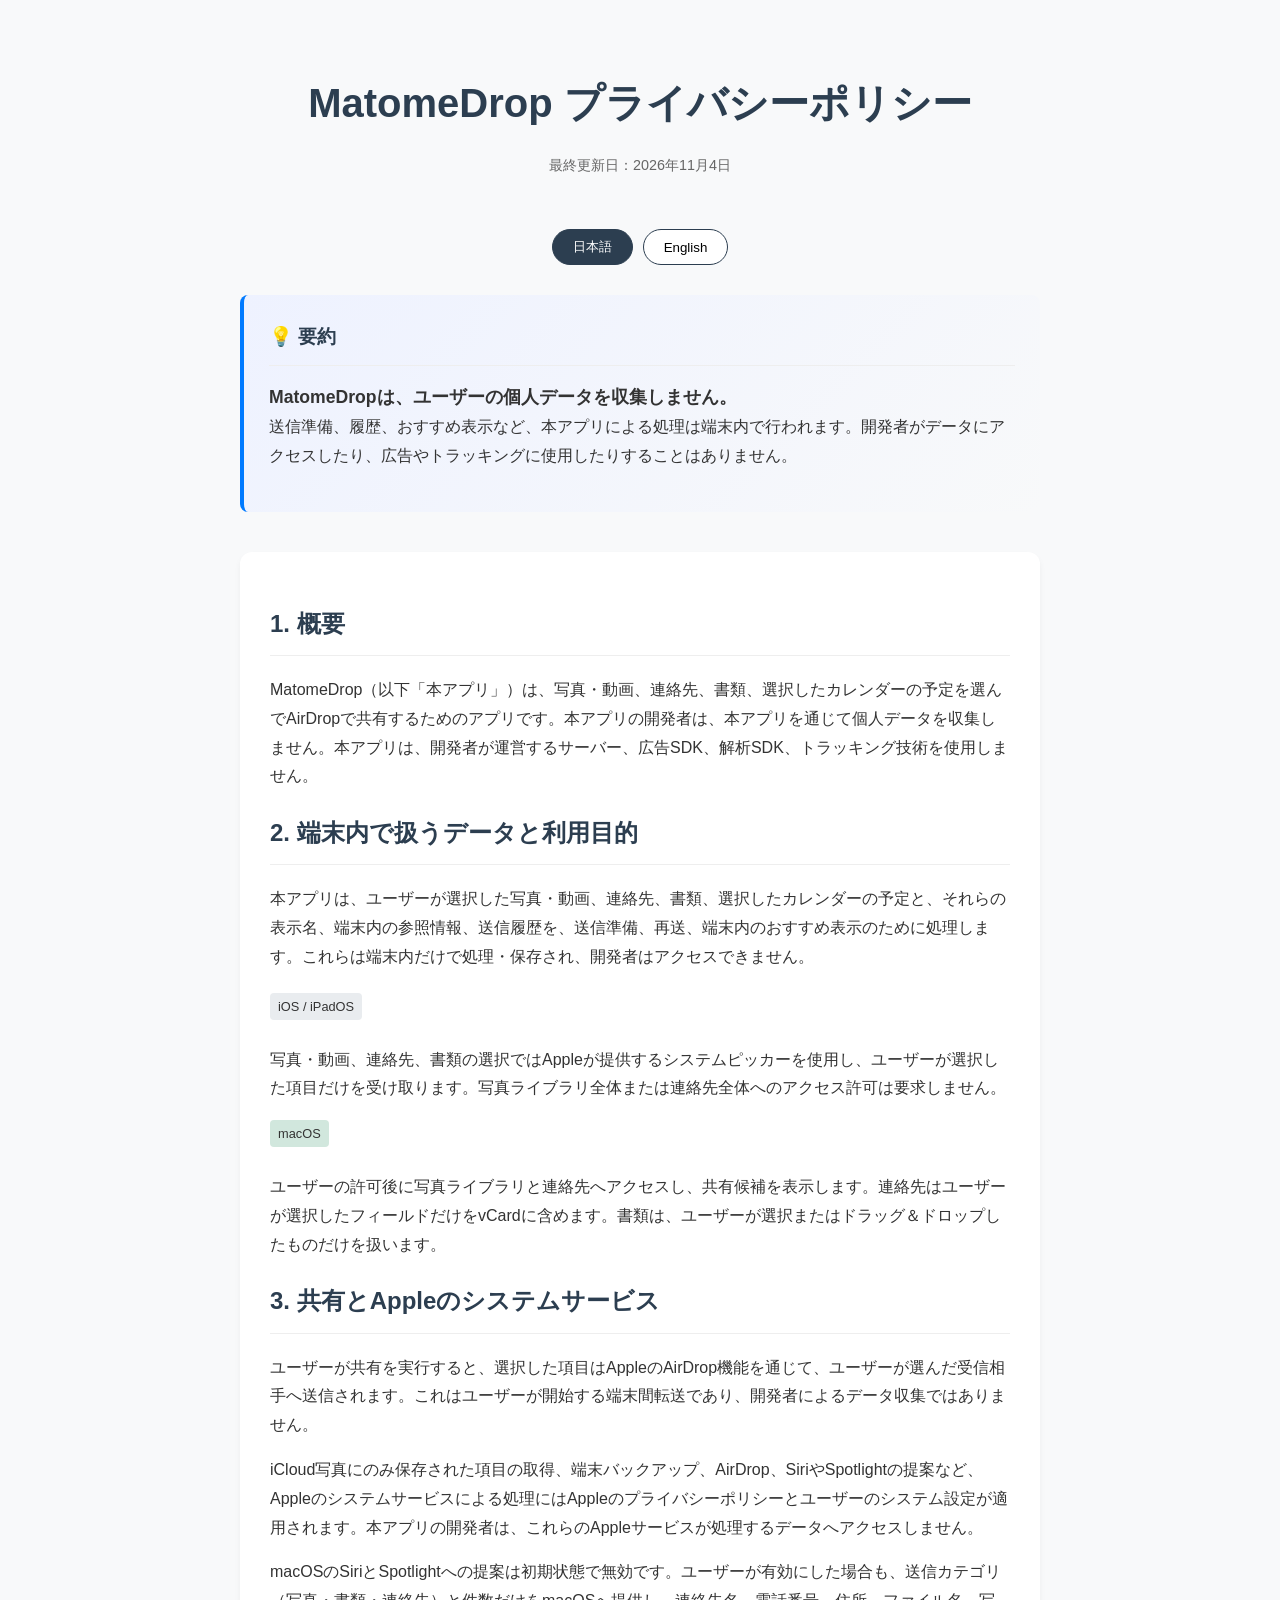
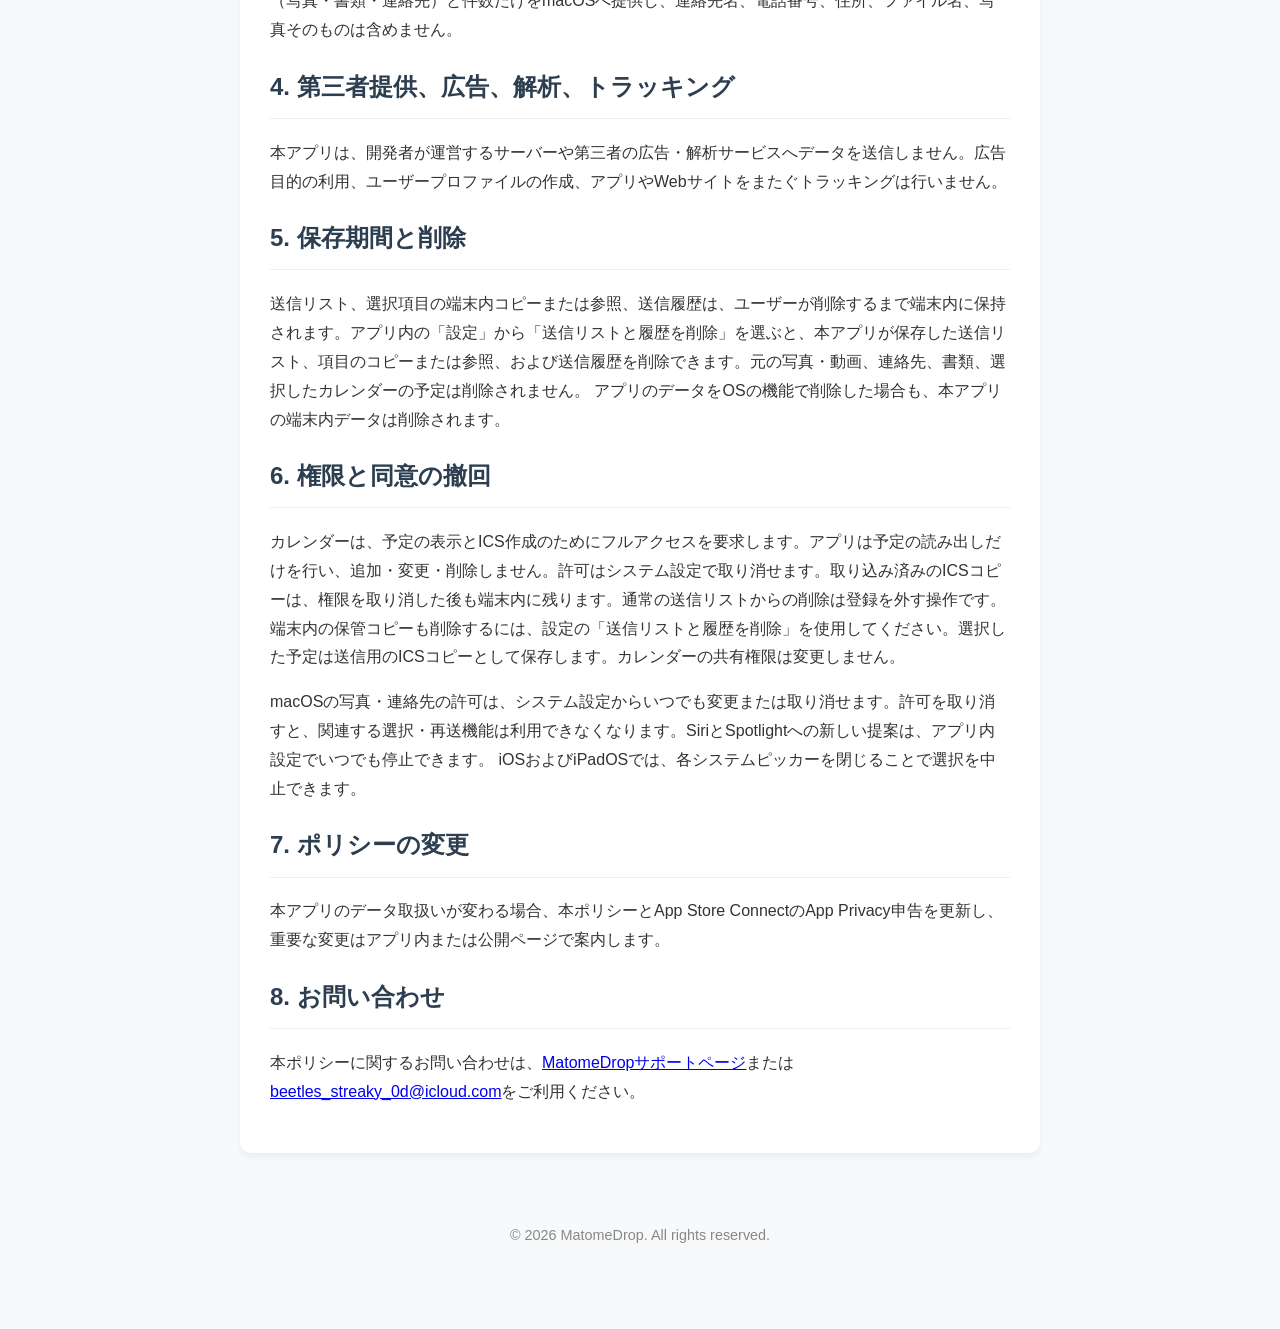
<file: index.html>
<!DOCTYPE html>
<html lang="ja">

<head>
    <meta charset="UTF-8">
    <meta name="viewport" content="width=device-width, initial-scale=1.0">
    <meta name="description" content="MatomeDropのプライバシーポリシー（日本語・英語） / MatomeDrop Privacy Policy in Japanese and English.">
    <title>MatomeDrop プライバシーポリシー</title>
    <style>
        :root {
            --primary-color: #2c3e50;
            --bg-color: #f8f9fa;
            --card-bg: #ffffff;
            --text-color: #333;
            --accent-color: #007aff;
        }

        body {
            font-family: -apple-system, BlinkMacSystemFont, "Segoe UI", Roboto, sans-serif;
            line-height: 1.8;
            color: var(--text-color);
            background-color: var(--bg-color);
            margin: 0;
            padding: 0;
        }

        .container {
            max-width: 800px;
            margin: 0 auto;
            padding: 40px 20px;
        }

        header {
            text-align: center;
            margin-bottom: 50px;
        }

        h1 {
            font-size: 2.5rem;
            color: var(--primary-color);
            margin-bottom: 10px;
        }

        .last-updated {
            color: #666;
            font-size: 0.9rem;
        }

        /* --- 言語切り替えボタンのスタイル --- */
        .lang-switcher {
            margin-bottom: 30px;
            display: flex;
            justify-content: center;
            gap: 10px;
        }

        .lang-switcher button {
            padding: 8px 20px;
            border: 1px solid var(--primary-color);
            background: white;
            cursor: pointer;
            border-radius: 20px;
            transition: all 0.3s;
        }

        .lang-switcher button.active {
            background: var(--primary-color);
            color: white;
        }

        .lang-switcher button:focus-visible {
            outline: 3px solid var(--accent-color);
            outline-offset: 2px;
        }

        .summary-card {
            background: linear-gradient(135deg, #eef2ff, #f8f9fa);
            border-left: 4px solid var(--accent-color);
            padding: 25px;
            border-radius: 8px;
            margin-bottom: 40px;
        }

        .summary-card h2 {
            margin-top: 0;
            font-size: 1.2rem;
        }

        section {
            background: var(--card-bg);
            padding: 30px;
            border-radius: 12px;
            margin-bottom: 30px;
            box-shadow: 0 4px 6px rgba(0, 0, 0, 0.05);
        }

        h2 {
            border-bottom: 1px solid #eee;
            padding-bottom: 10px;
            font-size: 1.5rem;
            color: var(--primary-color);
        }

        .device-badge {
            display: inline-block;
            padding: 2px 8px;
            border-radius: 4px;
            font-size: 0.8rem;
            background: #e9ecef;
            margin-bottom: 10px;
        }

        footer {
            text-align: center;
            padding: 40px;
            color: #888;
            font-size: 0.9rem;
        }

        @media (max-width: 600px) {
            h1 {
                font-size: 1.8rem;
            }

            section {
                padding: 20px;
            }
        }
    </style>
</head>

<body>

    <div class="container">
        <header>
            <h1 id="page-title">MatomeDrop プライバシーポリシー</h1>
            <p class="last-updated" id="last-updated">最終更新日：2026年11月4日</p>
        </header>

        <!-- 言語切り替えボタン -->
        <div class="lang-switcher" role="group" aria-label="表示言語 / Display language">
            <button type="button" onclick="switchLanguage('ja')" id="btn-ja" class="active" aria-pressed="true"
                aria-controls="summary-ja jp">日本語</button>
            <button type="button" onclick="switchLanguage('en')" id="btn-en" aria-pressed="false"
                aria-controls="summary-en en" lang="en">English</button>
        </div>

        <div class="summary-card">
            <h2 id="summary-title">💡 要約</h2>
            <!-- 要約の日本語部分 -->
            <div id="summary-ja" lang="ja">
                <p><strong style="font-size: 1.1rem;">MatomeDropは、ユーザーの個人データを収集しません。</strong><br>
                    送信準備、履歴、おすすめ表示など、本アプリによる処理は端末内で行われます。開発者がデータにアクセスしたり、広告やトラッキングに使用したりすることはありません。</p>
            </div>
            <!-- 要約の英語部分 -->
            <div id="summary-en" lang="en" hidden>
                <p><strong style="font-size: 1.1rem;">MatomeDrop does not collect any personal data from
                        users.</strong><br>
                    The App processes transfer preparation, history, and recommendations on-device. The developer cannot
                    access the data or use it for advertising or tracking.</p>
            </div>
        </div>

        <!-- 日本語セクション -->
        <section id="jp" lang="ja">
            <h2>1. 概要</h2>
            <p>MatomeDrop（以下「本アプリ」）は、写真・動画、連絡先、書類、選択したカレンダーの予定を選んでAirDropで共有するためのアプリです。本アプリの開発者は、本アプリを通じて個人データを収集しません。本アプリは、開発者が運営するサーバー、広告SDK、解析SDK、トラッキング技術を使用しません。
            </p>

            <h2>2. 端末内で扱うデータと利用目的</h2>
            <p>本アプリは、ユーザーが選択した写真・動画、連絡先、書類、選択したカレンダーの予定と、それらの表示名、端末内の参照情報、送信履歴を、送信準備、再送、端末内のおすすめ表示のために処理します。これらは端末内だけで処理・保存され、開発者はアクセスできません。
            </p>

            <div style="margin-top: 20px;">
                <span class="device-badge">iOS / iPadOS</span>
                <p>写真・動画、連絡先、書類の選択ではAppleが提供するシステムピッカーを使用し、ユーザーが選択した項目だけを受け取ります。写真ライブラリ全体または連絡先全体へのアクセス許可は要求しません。</p>

                <span class="device-badge" style="background:#d1e7dd;">macOS</span>
                <p>ユーザーの許可後に写真ライブラリと連絡先へアクセスし、共有候補を表示します。連絡先はユーザーが選択したフィールドだけをvCardに含めます。書類は、ユーザーが選択またはドラッグ＆ドロップしたものだけを扱います。
                </p>
            </div>

            <h2>3. 共有とAppleのシステムサービス</h2>
            <p>ユーザーが共有を実行すると、選択した項目はAppleのAirDrop機能を通じて、ユーザーが選んだ受信相手へ送信されます。これはユーザーが開始する端末間転送であり、開発者によるデータ収集ではありません。</p>
            <p>iCloud写真にのみ保存された項目の取得、端末バックアップ、AirDrop、SiriやSpotlightの提案など、Appleのシステムサービスによる処理にはAppleのプライバシーポリシーとユーザーのシステム設定が適用されます。本アプリの開発者は、これらのAppleサービスが処理するデータへアクセスしません。
            </p>
            <p>macOSのSiriとSpotlightへの提案は初期状態で無効です。ユーザーが有効にした場合も、送信カテゴリ（写真・書類・連絡先）と件数だけをmacOSへ提供し、連絡先名、電話番号、住所、ファイル名、写真そのものは含めません。
            </p>

            <h2>4. 第三者提供、広告、解析、トラッキング</h2>
            <p>本アプリは、開発者が運営するサーバーや第三者の広告・解析サービスへデータを送信しません。広告目的の利用、ユーザープロファイルの作成、アプリやWebサイトをまたぐトラッキングは行いません。</p>

            <h2>5. 保存期間と削除</h2>
            <p>送信リスト、選択項目の端末内コピーまたは参照、送信履歴は、ユーザーが削除するまで端末内に保持されます。アプリ内の「設定」から「送信リストと履歴を削除」を選ぶと、本アプリが保存した送信リスト、項目のコピーまたは参照、および送信履歴を削除できます。元の写真・動画、連絡先、書類、選択したカレンダーの予定は削除されません。
                アプリのデータをOSの機能で削除した場合も、本アプリの端末内データは削除されます。
            </p>

            <h2>6. 権限と同意の撤回</h2>
            <p>カレンダーは、予定の表示とICS作成のためにフルアクセスを要求します。アプリは予定の読み出しだけを行い、追加・変更・削除しません。許可はシステム設定で取り消せます。取り込み済みのICSコピーは、権限を取り消した後も端末内に残ります。通常の送信リストからの削除は登録を外す操作です。端末内の保管コピーも削除するには、設定の「送信リストと履歴を削除」を使用してください。選択した予定は送信用のICSコピーとして保存します。カレンダーの共有権限は変更しません。</p>
            <p>macOSの写真・連絡先の許可は、システム設定からいつでも変更または取り消せます。許可を取り消すと、関連する選択・再送機能は利用できなくなります。SiriとSpotlightへの新しい提案は、アプリ内設定でいつでも停止できます。
                iOSおよびiPadOSでは、各システムピッカーを閉じることで選択を中止できます。
            </p>

            <h2>7. ポリシーの変更</h2>
            <p>本アプリのデータ取扱いが変わる場合、本ポリシーとApp Store ConnectのApp Privacy申告を更新し、重要な変更はアプリ内または公開ページで案内します。</p>

            <h2>8. お問い合わせ</h2>
            <p>本ポリシーに関するお問い合わせは、<a href="./support.html">MatomeDropサポートページ</a>または<a
                    href="mailto:beetles_streaky_0d@icloud.com">beetles_streaky_0d@icloud.com</a>をご利用ください。</p>
        </section>

        <!-- 英語セクション -->
        <section id="en" lang="en" hidden>
            <h2>1. Overview</h2>
            <p>MatomeDrop (the “App”) helps people select photos, videos, contacts, documents, and selected calendar events to share with AirDrop. The
                developer does not collect personal data through the App. The App uses no developer-operated server,
                advertising SDK, analytics SDK, or tracking technology.</p>

            <h2>2. Data handled on your device and why</h2>
            <p>The App processes the photos, videos, contacts, documents, and selected calendar events you select, together with their display names,
                on-device references, and transfer history, to prepare transfers, repeat transfers, and make on-device
                recommendations. This information is processed and stored only on your device and is not accessible to
                the developer.</p>
            <p>On iOS and iPadOS, the App uses Apple’s system pickers for photos, videos, contacts, and documents. The App
                receives only the items you select and does not request access to your entire photo library or contact
                list.</p>
            <p>On macOS, the App accesses Photos and Contacts after you grant permission so it can display items
                available to share. A contact vCard contains only the fields you select. The App handles only documents
                that you select or drag into the App.</p>

            <h2>3. Sharing and Apple system services</h2>
            <p>When you start sharing, Apple’s AirDrop feature sends the selected items to the recipient you choose.
                This is a user-initiated device-to-device transfer and is not data collection by the developer.</p>
            <p>Apple’s privacy policy and your system settings apply to processing by Apple system services, including
                retrieving items stored only in iCloud Photos, device backups, AirDrop, and Siri or Spotlight
                suggestions. The App’s developer cannot access data processed by those Apple services.</p>
            <p>Siri and Spotlight suggestions are off by default on macOS. If you enable them, the App provides macOS
                only with the transfer category (photo, document, or contact) and item count. It does not include
                contact names, phone numbers, addresses, filenames, or photo content.</p>

            <h2>4. Third parties, advertising, analytics, and tracking</h2>
            <p>The App does not send data to a developer-operated server or a third-party advertising or analytics
                service. It does not use data for advertising, create user profiles, or track people across apps or
                websites.</p>

            <h2>5. Retention and deletion</h2>
            <p>The Send List, on-device copies or references for selected items, and transfer history remain on your
                device until you delete them. In the App, choose Settings and then Delete Send List and History to
                remove the Send List, copies or references stored by the App, and transfer history. Your original
                photos, videos, contacts, documents, and selected calendar events are not deleted. Removing the App’s data with operating-system controls
                also removes the App’s on-device data.</p>

            <h2>6. Permissions and withdrawing consent</h2>
            <p>Calendar full access is requested to display events and create ICS files. The app only reads events; it does not add, change, or delete them. You can revoke access in system settings. Imported ICS copies remain on your device after access is revoked. Removing an item from the Send List only removes its registration. To also remove copies retained by the App, use Settings > Delete Send List and History. Selected events are stored as ICS copies for sharing. The app does not change calendar sharing permissions.</p>
            <p>You can change or revoke Photos and Contacts permissions for the macOS App at any time in System
                Settings. Related selection and repeat-transfer features stop working after access is revoked. You can
                stop new Siri and Spotlight suggestions at any time in the App’s settings. On iOS and iPadOS, dismiss a
                system picker to cancel a selection.</p>

            <h2>7. Changes to this policy</h2>
            <p>If the App’s data practices change, the developer will update this policy and the App Privacy answers in
                App Store Connect. Material changes will be communicated in the App or on this public page.</p>

            <h2>8. Contact</h2>
            <p>For questions about this policy, visit the <a href="./support.html">MatomeDrop Support page</a> or email
                <a href="mailto:beetles_streaky_0d@icloud.com">beetles_streaky_0d@icloud.com</a>.</p>
        </section>

        <footer>
            &copy; 2026 MatomeDrop. All rights reserved.
        </footer>
    </div>

    <script>
        /**
         * 言語を切り替える関数
         * @param {string} lang - 'ja' または 'en'
         */
        function switchLanguage(lang) {
            // 各要素の取得
            const isJapanese = lang === 'ja';
            const jpSection = document.getElementById('jp');
            const enSection = document.getElementById('en');
            const summaryJa = document.getElementById('summary-ja');
            const summaryEn = document.getElementById('summary-en');
            const btnJa = document.getElementById('btn-ja');
            const btnEn = document.getElementById('btn-en');
            const pageTitle = document.getElementById('page-title');
            const lastUpdated = document.getElementById('last-updated');
            const summaryTitle = document.getElementById('summary-title');

            jpSection.hidden = !isJapanese;
            enSection.hidden = isJapanese;
            summaryJa.hidden = !isJapanese;
            summaryEn.hidden = isJapanese;

            btnJa.classList.toggle('active', isJapanese);
            btnEn.classList.toggle('active', !isJapanese);
            btnJa.setAttribute('aria-pressed', String(isJapanese));
            btnEn.setAttribute('aria-pressed', String(!isJapanese));

            document.documentElement.lang = lang;
            document.title = isJapanese
                ? 'MatomeDrop プライバシーポリシー'
                : 'MatomeDrop Privacy Policy';
            pageTitle.textContent = isJapanese
                ? 'MatomeDrop プライバシーポリシー'
                : 'MatomeDrop Privacy Policy';
            lastUpdated.textContent = isJapanese
                ? '最終更新日：2026年11月4日'
                : 'Last updated: November 4, 2026';
            summaryTitle.textContent = isJapanese ? '💡 要約' : '💡 Quick Summary';
        }

        // 初期状態の設定（ページ読み込み時に実行）
        window.addEventListener('DOMContentLoaded', () => {
            const params = new URLSearchParams(window.location.search);
            switchLanguage(params.get('lang') === 'en' ? 'en' : 'ja');
        });
    </script>

</body>

</html>
</file>
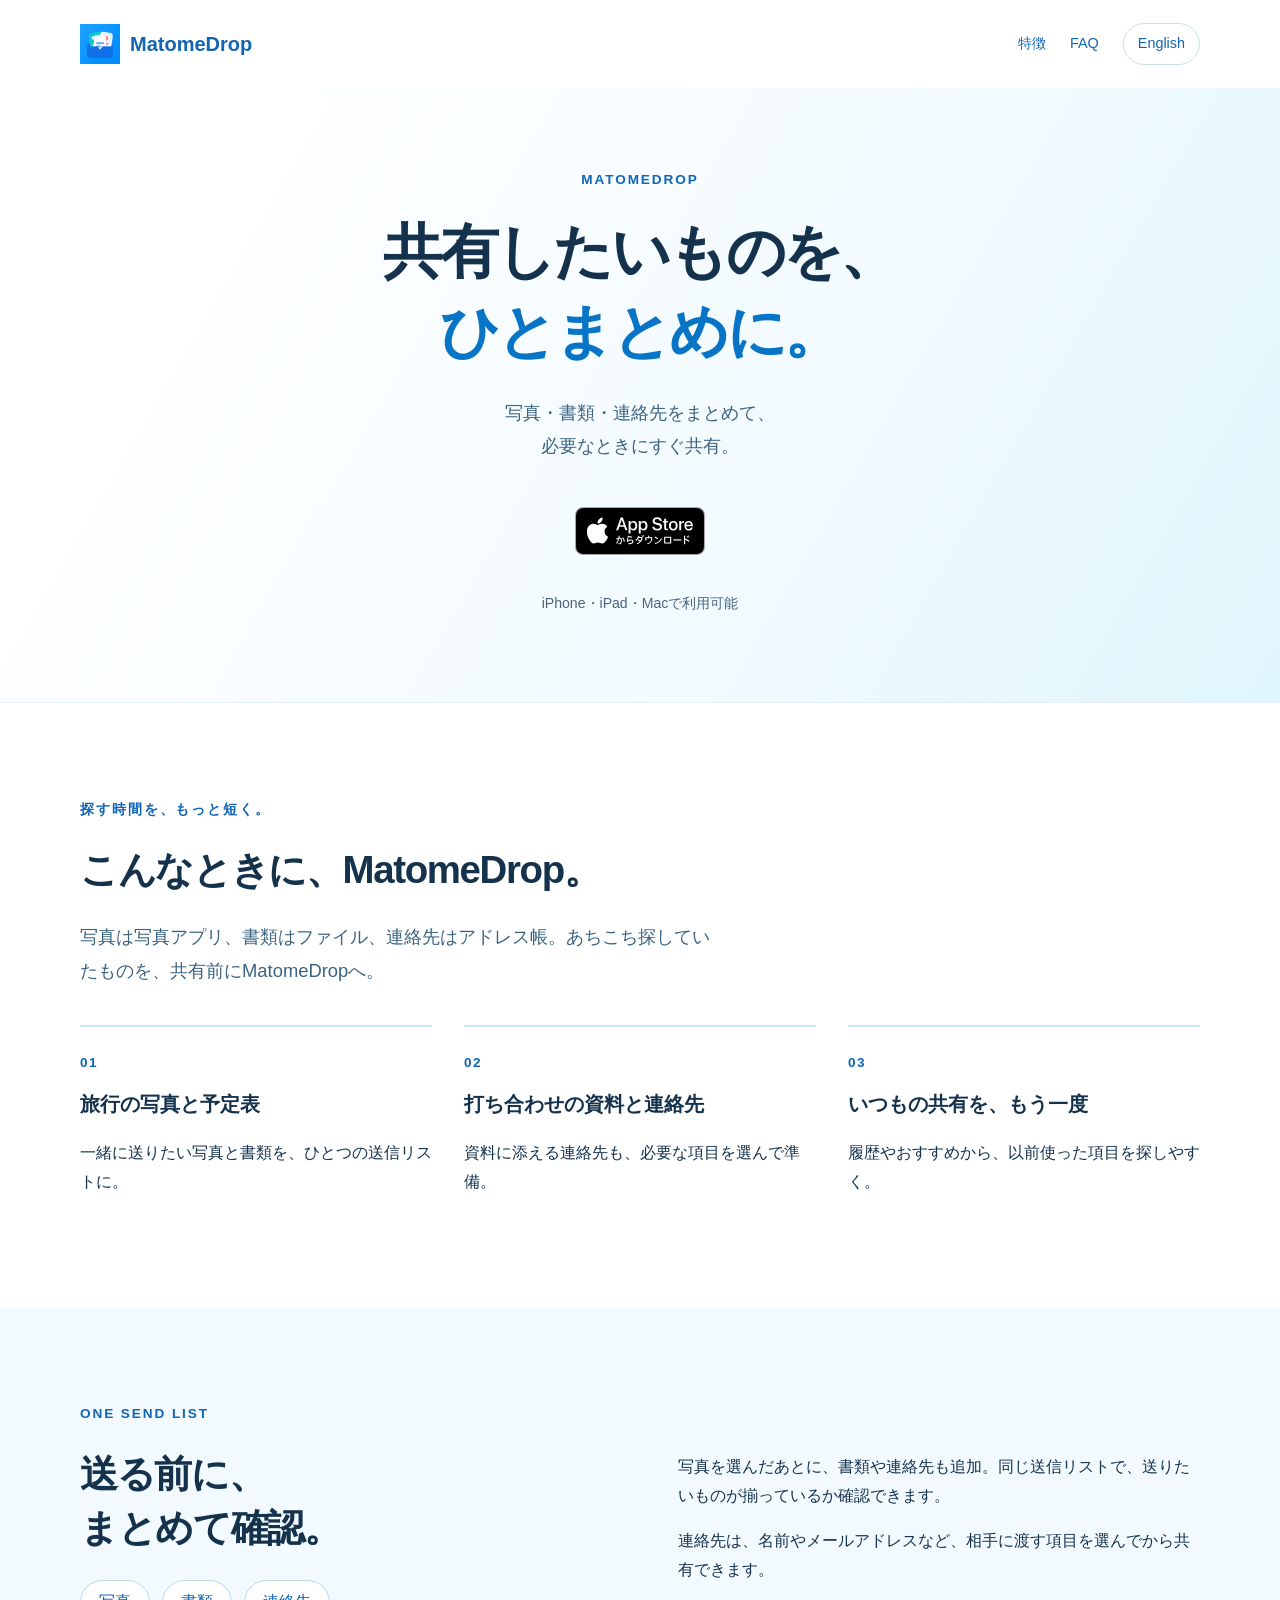
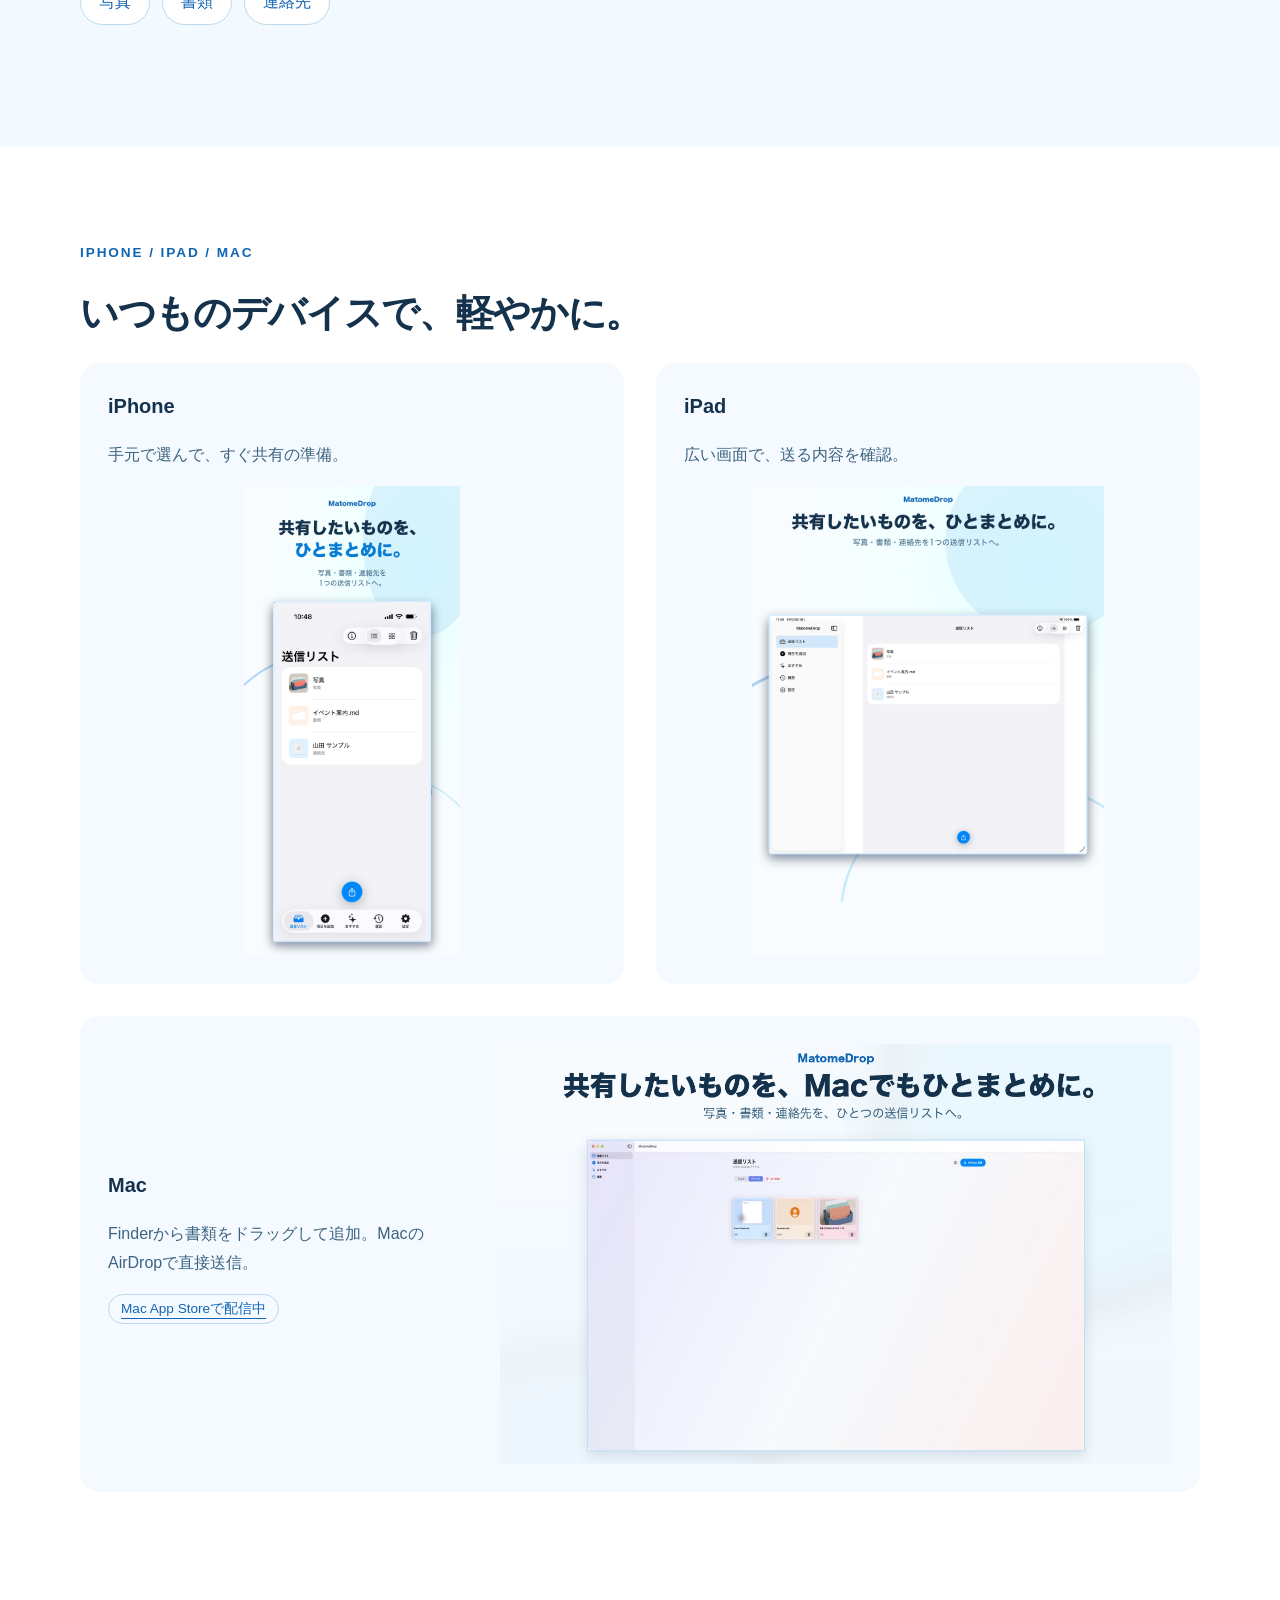
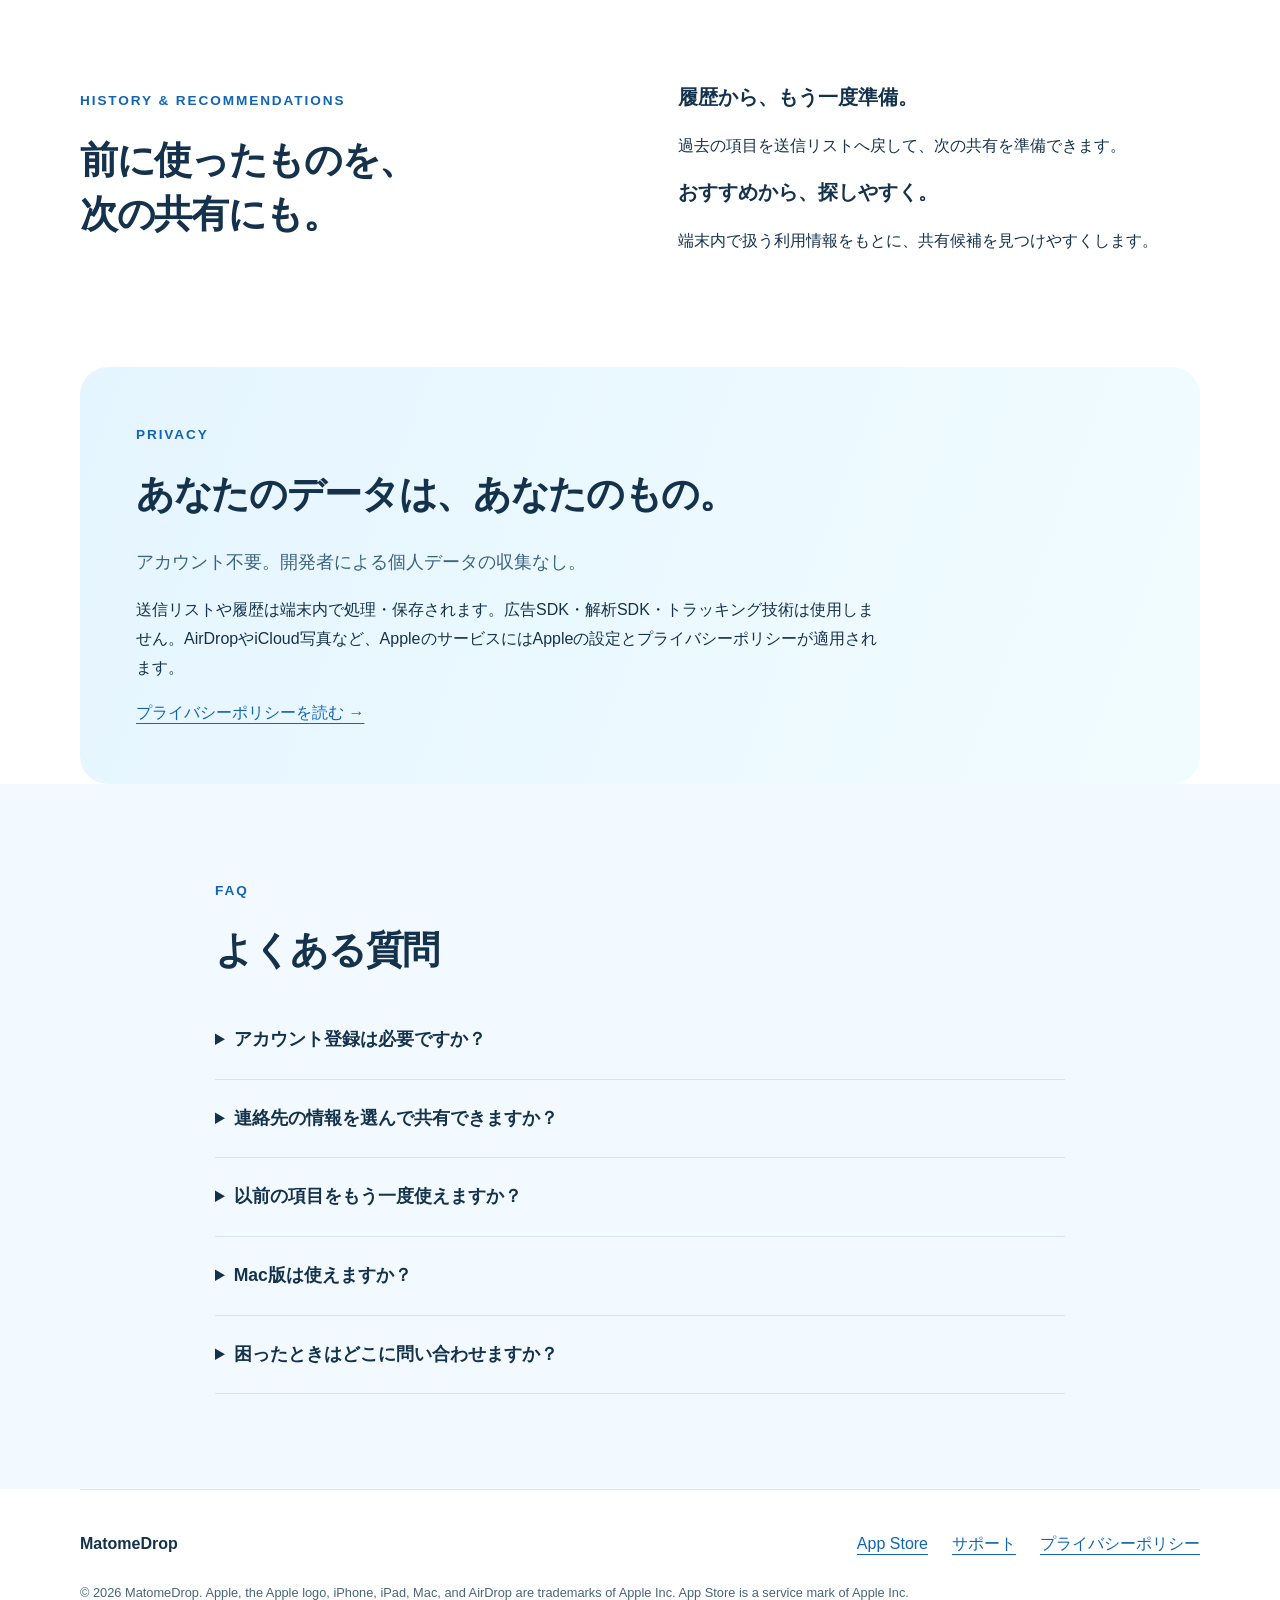
<file: site/index.html>
<!doctype html>
<html lang="ja"><head><meta charset="utf-8"><meta name="viewport" content="width=device-width,initial-scale=1"><title>MatomeDrop — 共有したいものを、ひとまとめに。</title><meta name="description" content="写真・書類・連絡先をひとつの送信リストへ。履歴やおすすめから準備して、必要なときに共有。アカウント不要のMatomeDrop。"><link rel="canonical" href="https://manosukemac.github.io/matomedrop-privacy/site/"><link rel="alternate" hreflang="ja" href="https://manosukemac.github.io/matomedrop-privacy/site/"><link rel="alternate" hreflang="en" href="https://manosukemac.github.io/matomedrop-privacy/site/en/"><link rel="alternate" hreflang="x-default" href="https://manosukemac.github.io/matomedrop-privacy/site/"><meta property="og:type" content="website"><meta property="og:site_name" content="MatomeDrop"><meta property="og:title" content="MatomeDrop — 共有したいものを、ひとまとめに。"><meta property="og:description" content="写真・書類・連絡先をひとつの送信リストへ。履歴やおすすめから準備して、必要なときに共有。アカウント不要のMatomeDrop。"><meta property="og:url" content="https://manosukemac.github.io/matomedrop-privacy/site/"><meta property="og:locale" content="ja_JP"><meta property="og:image" content="https://manosukemac.github.io/matomedrop-privacy/site/assets/app-icon.png"><meta property="og:image:alt" content="MatomeDrop"><meta name="theme-color" content="#1265b4"><link rel="icon" type="image/png" href="assets/app-icon.png"><link rel="apple-touch-icon" href="assets/app-icon.png"><link rel="stylesheet" href="assets/site.css"><script defer src="links.js"></script></head><body>
<a class="skip" href="#main">本文へスキップ</a><header class="wrap header"><a class="brand" href="./"><img src="assets/app-icon.png" width="40" height="40" alt="">MatomeDrop</a><nav class="nav" aria-label="メインナビゲーション"><a class="optional" href="#features">特徴</a><a class="optional" href="#faq">FAQ</a><a class="language" href="en/" lang="en" hreflang="en">English</a></nav></header>
<main id="main"><section class="hero"><div class="wrap hero-copy"><div><p class="eyebrow">MatomeDrop</p><h1>共有したいものを、<br><span>ひとまとめに。</span></h1><p class="lead">写真・書類・連絡先をまとめて、<br>必要なときにすぐ共有。</p><a class="badge" data-app-store href="https://apps.apple.com/jp/app/matomedrop/id6803793190"><img src="assets/app-store-ja.svg" height="48" alt="App Storeでダウンロード"></a><p class="note">iPhone・iPad・Macで利用可能</p></div></div></section>
<section class="wrap section" id="features"><div class="intro"><p class="eyebrow">探す時間を、もっと短く。</p><h2>こんなときに、MatomeDrop。</h2><p class="lead">写真は写真アプリ、書類はファイル、連絡先はアドレス帳。あちこち探していたものを、共有前にMatomeDropへ。</p></div><div class="three"><article><p class="number">01</p><h3>旅行の写真と予定表</h3><p>一緒に送りたい写真と書類を、ひとつの送信リストに。</p></article><article><p class="number">02</p><h3>打ち合わせの資料と連絡先</h3><p>資料に添える連絡先も、必要な項目を選んで準備。</p></article><article><p class="number">03</p><h3>いつもの共有を、もう一度</h3><p>履歴やおすすめから、以前使った項目を探しやすく。</p></article></div></section><section class="soft"><div class="wrap section split"><div><p class="eyebrow">One send list</p><h2>送る前に、<br>まとめて確認。</h2><div class="tags"><span>写真</span><span>書類</span><span>連絡先</span></div></div><div><p>写真を選んだあとに、書類や連絡先も追加。同じ送信リストで、送りたいものが揃っているか確認できます。</p><p>連絡先は、名前やメールアドレスなど、相手に渡す項目を選んでから共有できます。</p></div></div></section><section class="wrap section" id="devices"><p class="eyebrow">iPhone / iPad / Mac</p><h2>いつものデバイスで、軽やかに。</h2><div class="devices"><article class="device iphone"><div><h3>iPhone</h3><p>手元で選んで、すぐ共有の準備。</p></div><img class="" src="assets/iphone-ja.png" width="1320" height="2868" alt="iPhone版の送信リスト紹介画像" loading="lazy"></article><article class="device ipad"><div><h3>iPad</h3><p>広い画面で、送る内容を確認。</p></div><img class="" src="assets/ipad-ja.png" width="2064" height="2752" alt="iPad版の送信リスト紹介画像" loading="lazy"></article><article class="device mac"><div><h3>Mac</h3><p>Finderから書類をドラッグして追加。MacのAirDropで直接送信。</p><p class="status"><a data-app-store href="https://apps.apple.com/jp/app/matomedrop/id6803793190">Mac App Storeで配信中</a></p></div><img class="" src="assets/mac-ja.jpg" width="1280" height="800" alt="Mac版の送信リスト紹介画像" loading="lazy"></article></div></section><section class="wrap section"><div class="split"><div><p class="eyebrow">History & recommendations</p><h2>前に使ったものを、<br>次の共有にも。</h2></div><div><h3>履歴から、もう一度準備。</h3><p>過去の項目を送信リストへ戻して、次の共有を準備できます。</p><h3>おすすめから、探しやすく。</h3><p>端末内で扱う利用情報をもとに、共有候補を見つけやすくします。</p></div></div></section><section class="wrap privacy" aria-labelledby="privacy-title"><p class="eyebrow">Privacy</p><h2 id="privacy-title">あなたのデータは、あなたのもの。</h2><p class="lead">アカウント不要。開発者による個人データの収集なし。</p><p>送信リストや履歴は端末内で処理・保存されます。広告SDK・解析SDK・トラッキング技術は使用しません。AirDropやiCloud写真など、AppleのサービスにはAppleの設定とプライバシーポリシーが適用されます。</p><a href="https://manosukemac.github.io/matomedrop-privacy/">プライバシーポリシーを読む →</a></section><section class="soft"><div class="wrap section faq" id="faq"><p class="eyebrow">FAQ</p><h2>よくある質問</h2><details><summary>アカウント登録は必要ですか？</summary><p>必要ありません。アカウントを作らずに使えます。</p></details><details><summary>連絡先の情報を選んで共有できますか？</summary><p>はい。名前やメールアドレスなど、共有する項目を選べます。</p></details><details><summary>以前の項目をもう一度使えますか？</summary><p>履歴から項目を送信リストへ戻して、共有の準備ができます。元の項目の状態によっては選び直しが必要です。</p></details><details><summary>Mac版は使えますか？</summary><p>はい。Mac版は現在ご利用いただけます。<a data-app-store href="https://apps.apple.com/jp/app/matomedrop/id6803793190">Mac App Storeで見る →</a></p></details><details><summary>困ったときはどこに問い合わせますか？</summary><p>サポートページからお問い合わせください。問題の説明に不要な写真・連絡先・書類の添付はお控えください。</p></details></div></section></main><footer class="wrap footer"><div class="footer-row"><strong>MatomeDrop</strong><nav aria-label="関連リンク"><a data-app-store href="https://apps.apple.com/jp/app/matomedrop/id6803793190">App Store</a><a href="https://manosukemac.github.io/matomedrop-privacy/support.html">サポート</a><a href="https://manosukemac.github.io/matomedrop-privacy/">プライバシーポリシー</a></nav></div><p class="legal">© 2026 MatomeDrop. Apple, the Apple logo, iPhone, iPad, Mac, and AirDrop are trademarks of Apple Inc. App Store is a service mark of Apple Inc.</p></footer></body></html>
</file>
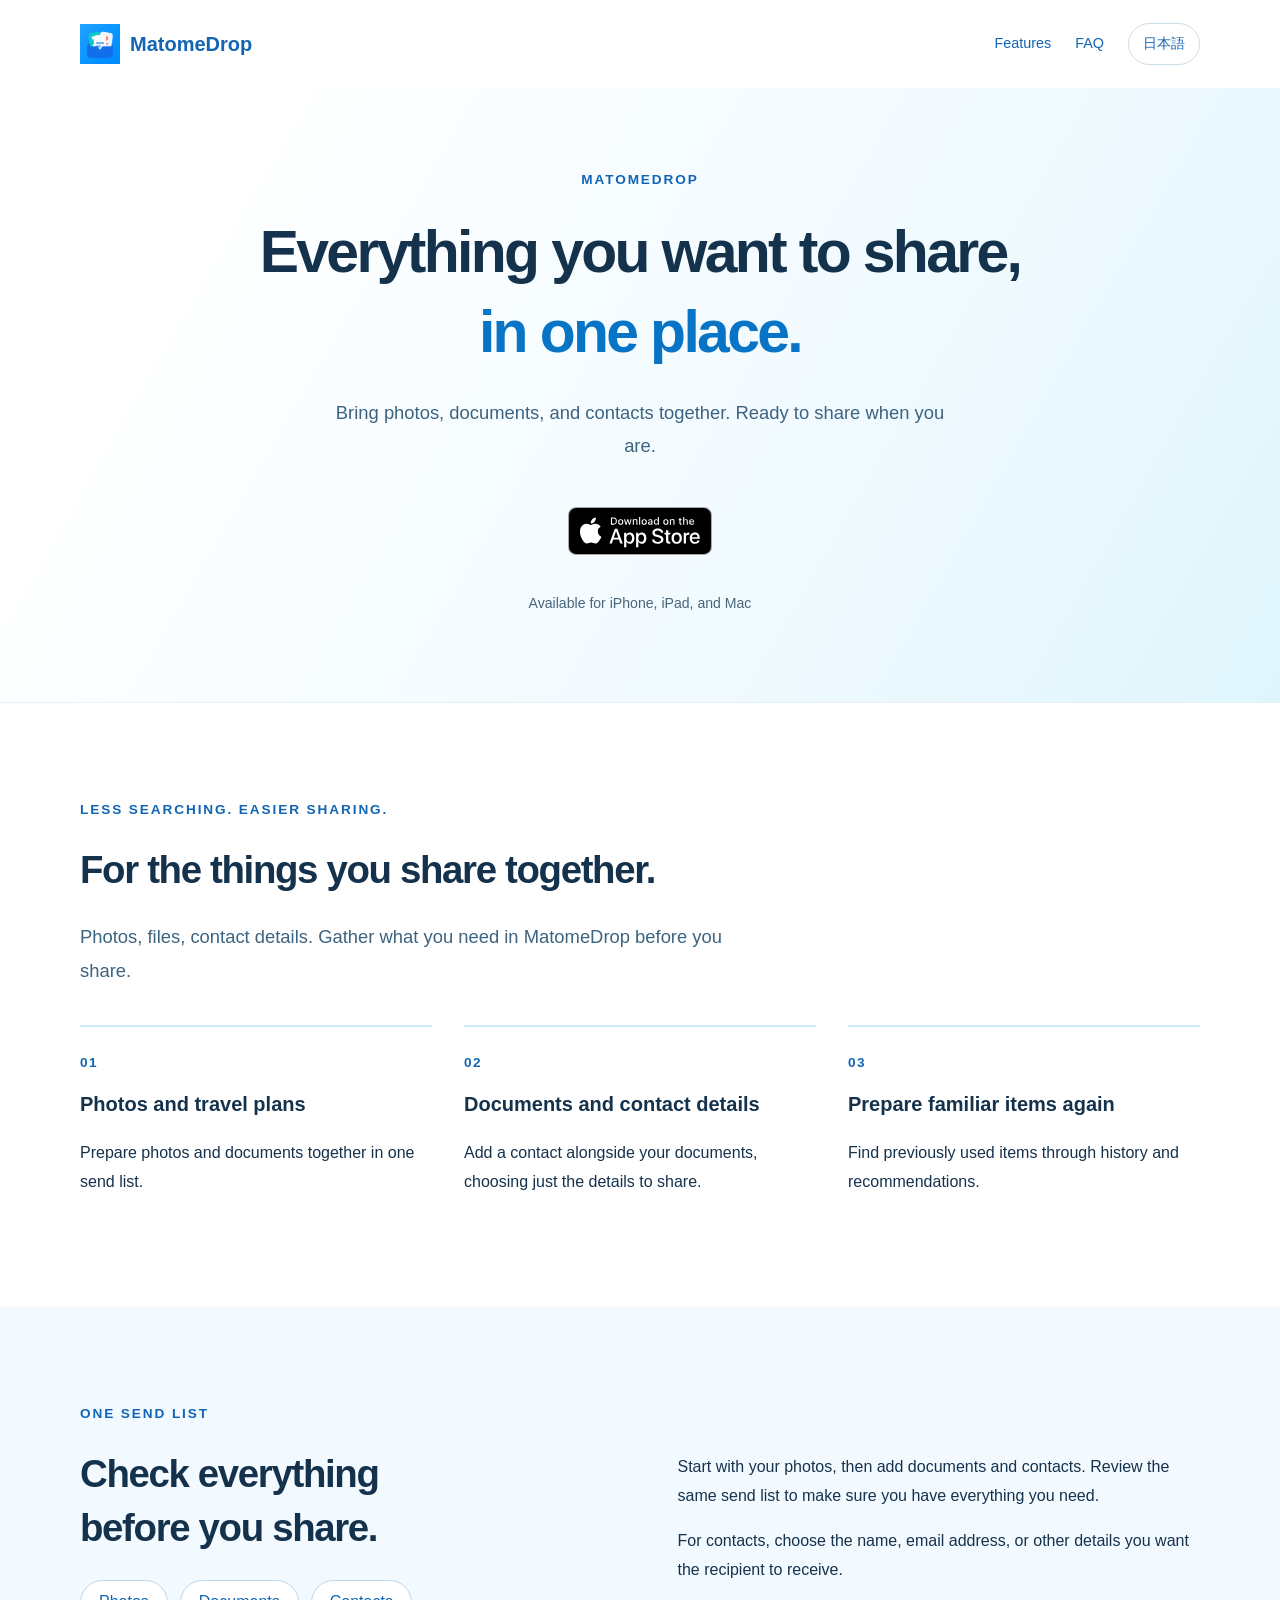
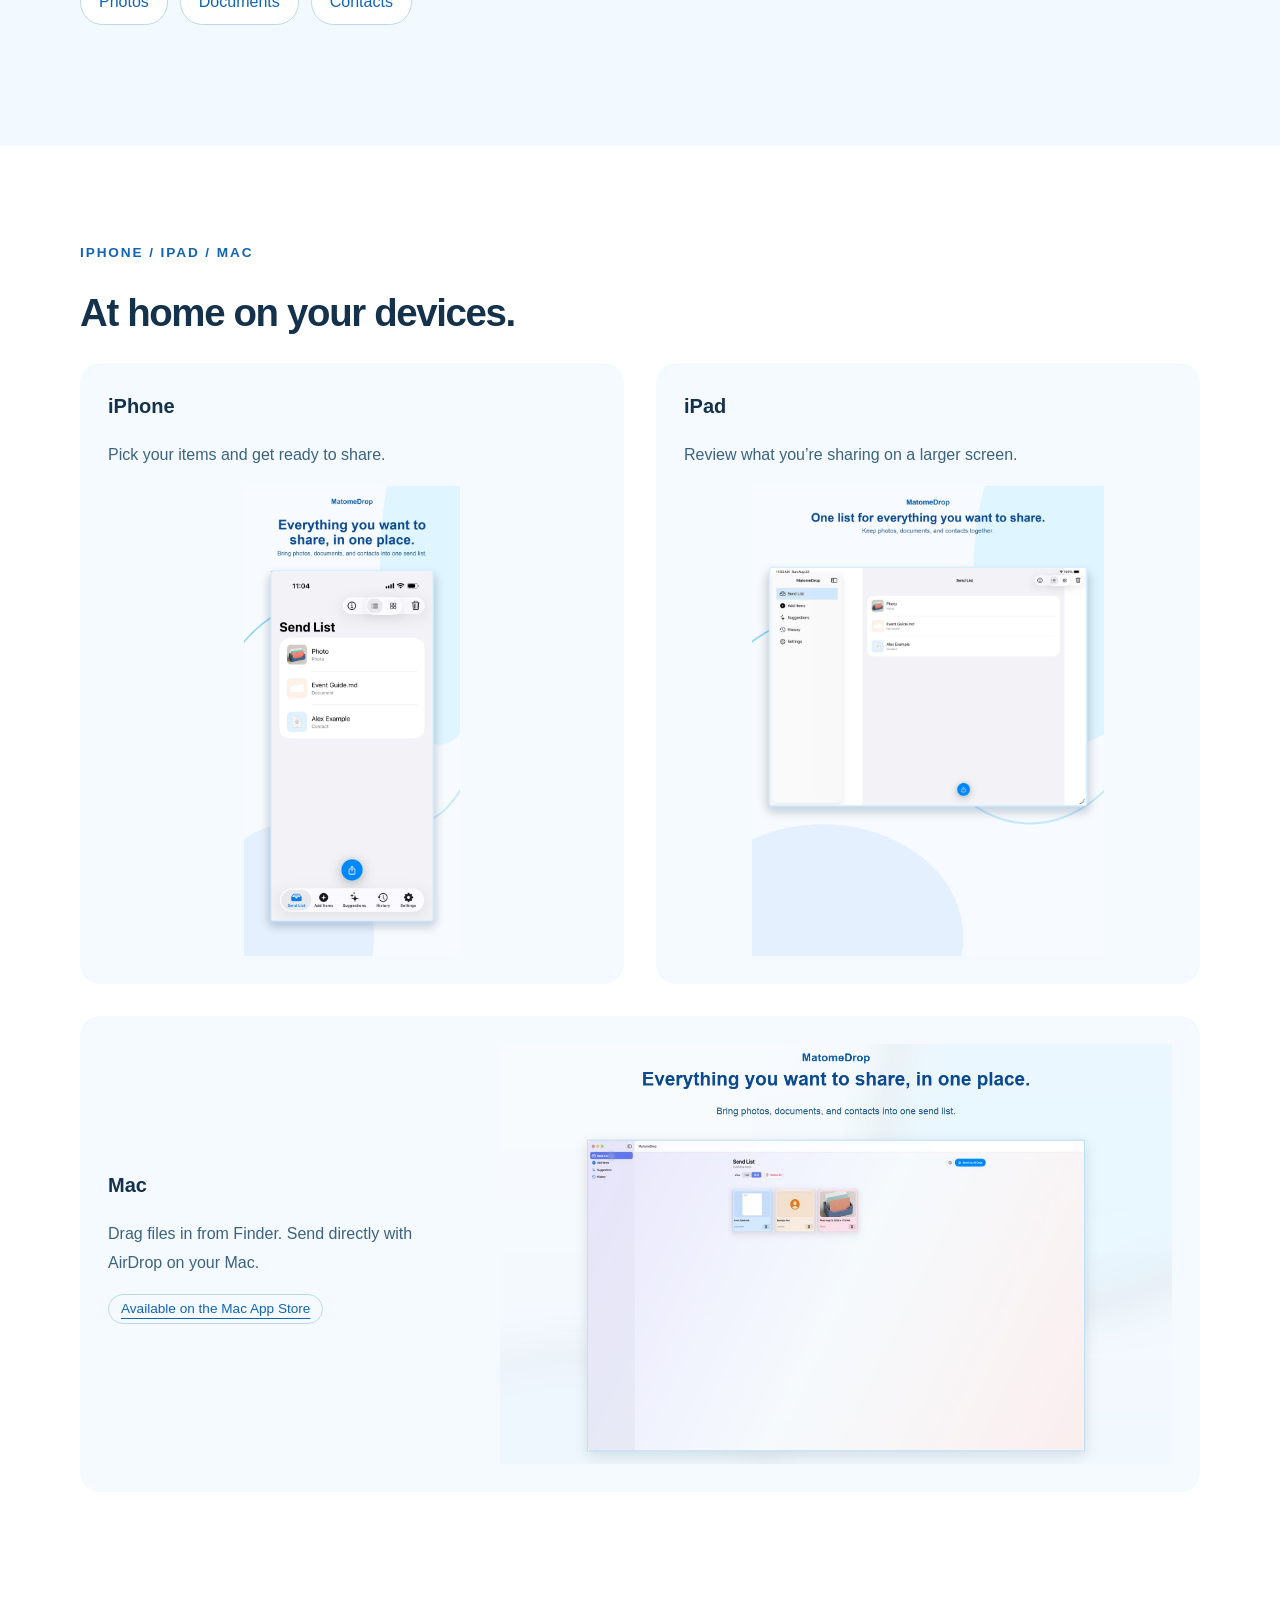
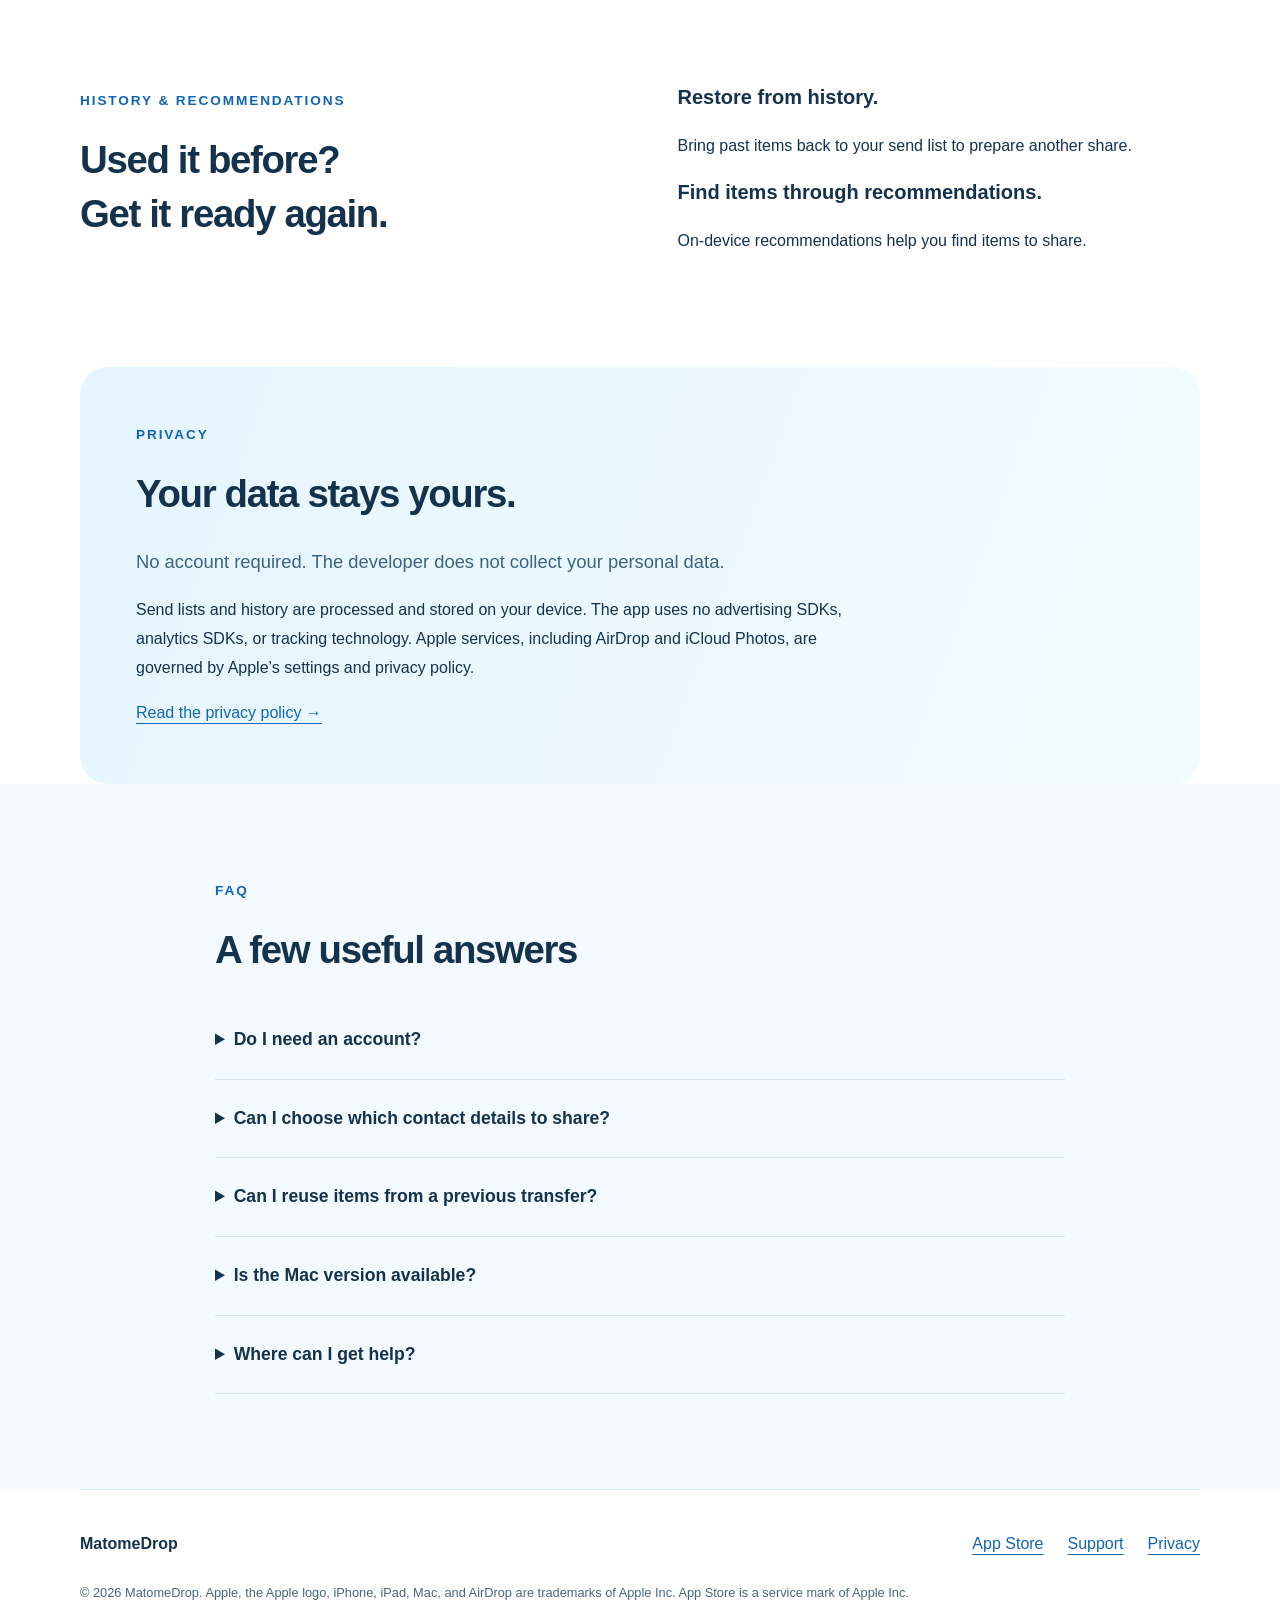
<file: site/en/index.html>
<!doctype html>
<html lang="en"><head><meta charset="utf-8"><meta name="viewport" content="width=device-width,initial-scale=1"><title>MatomeDrop — Everything you want to share, in one place.</title><meta name="description" content="Bring photos, documents, and contacts into one send list. Prepare with history and recommendations, then share when you need to. No account required."><link rel="canonical" href="https://manosukemac.github.io/matomedrop-privacy/site/en/"><link rel="alternate" hreflang="ja" href="https://manosukemac.github.io/matomedrop-privacy/site/"><link rel="alternate" hreflang="en" href="https://manosukemac.github.io/matomedrop-privacy/site/en/"><link rel="alternate" hreflang="x-default" href="https://manosukemac.github.io/matomedrop-privacy/site/"><meta property="og:type" content="website"><meta property="og:site_name" content="MatomeDrop"><meta property="og:title" content="MatomeDrop — Everything you want to share, in one place."><meta property="og:description" content="Bring photos, documents, and contacts into one send list. Prepare with history and recommendations, then share when you need to. No account required."><meta property="og:url" content="https://manosukemac.github.io/matomedrop-privacy/site/en/"><meta property="og:locale" content="en_US"><meta property="og:image" content="https://manosukemac.github.io/matomedrop-privacy/site/assets/app-icon.png"><meta property="og:image:alt" content="MatomeDrop"><meta name="theme-color" content="#1265b4"><link rel="icon" type="image/png" href="../assets/app-icon.png"><link rel="apple-touch-icon" href="../assets/app-icon.png"><link rel="stylesheet" href="../assets/site.css"><script defer src="../links.js"></script></head><body>
<a class="skip" href="#main">Skip to content</a><header class="wrap header"><a class="brand" href="../"><img src="../assets/app-icon.png" width="40" height="40" alt="">MatomeDrop</a><nav class="nav" aria-label="Main navigation"><a class="optional" href="#features">Features</a><a class="optional" href="#faq">FAQ</a><a class="language" href="../" lang="ja" hreflang="ja">日本語</a></nav></header>
<main id="main"><section class="hero"><div class="wrap hero-copy"><div><p class="eyebrow">MatomeDrop</p><h1>Everything you want to share,<br><span>in one place.</span></h1><p class="lead">Bring photos, documents, and contacts together. Ready to share when you are.</p><a class="badge" data-app-store href="https://apps.apple.com/jp/app/matomedrop/id6803793190?l=en-US"><img src="../assets/app-store-en.svg" height="48" alt="Download on the App Store"></a><p class="note">Available for iPhone, iPad, and Mac</p></div></div></section>
<section class="wrap section" id="features"><div class="intro"><p class="eyebrow">Less searching. Easier sharing.</p><h2>For the things you share together.</h2><p class="lead">Photos, files, contact details. Gather what you need in MatomeDrop before you share.</p></div><div class="three"><article><p class="number">01</p><h3>Photos and travel plans</h3><p>Prepare photos and documents together in one send list.</p></article><article><p class="number">02</p><h3>Documents and contact details</h3><p>Add a contact alongside your documents, choosing just the details to share.</p></article><article><p class="number">03</p><h3>Prepare familiar items again</h3><p>Find previously used items through history and recommendations.</p></article></div></section><section class="soft"><div class="wrap section split"><div><p class="eyebrow">One send list</p><h2>Check everything<br>before you share.</h2><div class="tags"><span>Photos</span><span>Documents</span><span>Contacts</span></div></div><div><p>Start with your photos, then add documents and contacts. Review the same send list to make sure you have everything you need.</p><p>For contacts, choose the name, email address, or other details you want the recipient to receive.</p></div></div></section><section class="wrap section" id="devices"><p class="eyebrow">iPhone / iPad / Mac</p><h2>At home on your devices.</h2><div class="devices"><article class="device iphone"><div><h3>iPhone</h3><p>Pick your items and get ready to share.</p></div><img class="" src="../assets/iphone-en.png" width="1320" height="2868" alt="iPhone send list promotional image" loading="lazy"></article><article class="device ipad"><div><h3>iPad</h3><p>Review what you’re sharing on a larger screen.</p></div><img class="" src="../assets/ipad-en.png" width="2064" height="2752" alt="iPad send list promotional image" loading="lazy"></article><article class="device mac"><div><h3>Mac</h3><p>Drag files in from Finder. Send directly with AirDrop on your Mac.</p><p class="status"><a data-app-store href="https://apps.apple.com/jp/app/matomedrop/id6803793190?l=en-US">Available on the Mac App Store</a></p></div><img class="" src="../assets/mac-en.jpg" width="1280" height="800" alt="Mac send list promotional image" loading="lazy"></article></div></section><section class="wrap section"><div class="split"><div><p class="eyebrow">History & recommendations</p><h2>Used it before?<br>Get it ready again.</h2></div><div><h3>Restore from history.</h3><p>Bring past items back to your send list to prepare another share.</p><h3>Find items through recommendations.</h3><p>On-device recommendations help you find items to share.</p></div></div></section><section class="wrap privacy" aria-labelledby="privacy-title"><p class="eyebrow">Privacy</p><h2 id="privacy-title">Your data stays yours.</h2><p class="lead">No account required. The developer does not collect your personal data.</p><p>Send lists and history are processed and stored on your device. The app uses no advertising SDKs, analytics SDKs, or tracking technology. Apple services, including AirDrop and iCloud Photos, are governed by Apple’s settings and privacy policy.</p><a href="https://manosukemac.github.io/matomedrop-privacy/?lang=en">Read the privacy policy →</a></section><section class="soft"><div class="wrap section faq" id="faq"><p class="eyebrow">FAQ</p><h2>A few useful answers</h2><details><summary>Do I need an account?</summary><p>No. You can use MatomeDrop without creating an account.</p></details><details><summary>Can I choose which contact details to share?</summary><p>Yes. Select the name, email address, or other details you want to include.</p></details><details><summary>Can I reuse items from a previous transfer?</summary><p>Restore past items to your send list to prepare another transfer. You may need to select an item again if the original is no longer available.</p></details><details><summary>Is the Mac version available?</summary><p>Yes. The Mac version is available now. <a data-app-store href="https://apps.apple.com/jp/app/matomedrop/id6803793190?l=en-US">View on the Mac App Store →</a></p></details><details><summary>Where can I get help?</summary><p>Visit the support page to get in touch. Please avoid attaching photos, contacts, or documents that are not needed to explain the issue.</p></details></div></section></main><footer class="wrap footer"><div class="footer-row"><strong>MatomeDrop</strong><nav aria-label="Related links"><a data-app-store href="https://apps.apple.com/jp/app/matomedrop/id6803793190?l=en-US">App Store</a><a href="https://manosukemac.github.io/matomedrop-privacy/support.html">Support</a><a href="https://manosukemac.github.io/matomedrop-privacy/?lang=en">Privacy</a></nav></div><p class="legal">© 2026 MatomeDrop. Apple, the Apple logo, iPhone, iPad, Mac, and AirDrop are trademarks of Apple Inc. App Store is a service mark of Apple Inc.</p></footer></body></html>
</file>
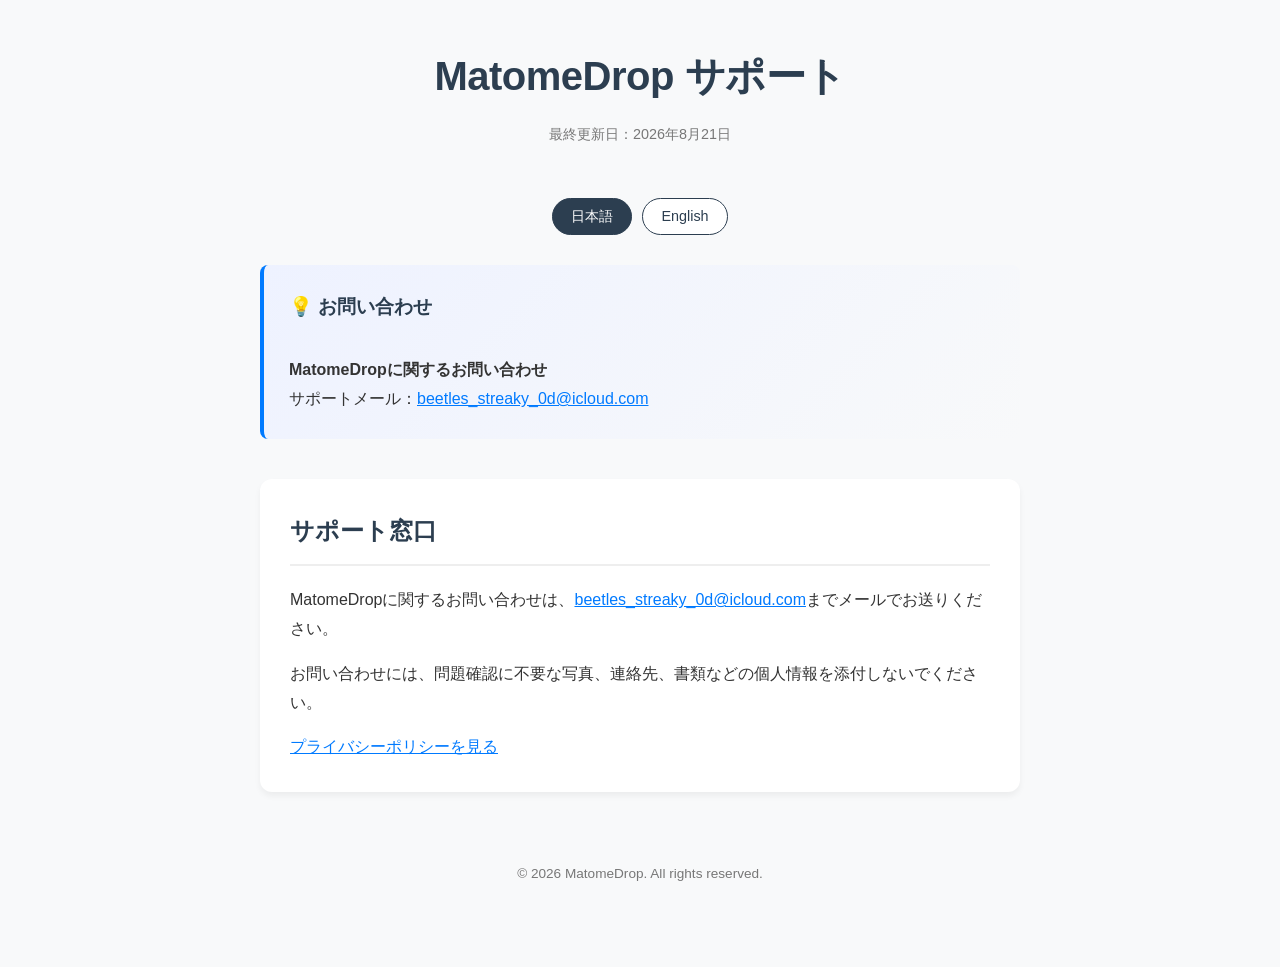
<file: support.html>
<!DOCTYPE html>
<html lang="ja">
<head>
  <meta charset="UTF-8">
  <meta name="viewport" content="width=device-width, initial-scale=1.0">
  <meta name="description" content="MatomeDropのサポート窓口です。日本語・英語でお問い合わせ方法をご案内します。">
  <title>MatomeDrop サポート</title>
  <style>
    :root {
      --primary-color: #2c3e50;
      --bg-color: #f8f9fa;
      --card-bg: #ffffff;
      --text-color: #333333;
      --accent-color: #007aff;
    }

    * { box-sizing: border-box; }

    body {
      margin: 0;
      font-family: -apple-system, BlinkMacSystemFont, "Segoe UI", Roboto, "Helvetica Neue", Arial, sans-serif;
      line-height: 1.8;
      color: var(--text-color);
      background-color: var(--bg-color);
    }

    .container {
      max-width: 800px;
      margin: 0 auto;
      padding: 40px 20px;
    }

    header {
      margin-bottom: 50px;
      text-align: center;
    }

    h1 {
      margin: 0 0 10px;
      color: var(--primary-color);
      font-size: 2.5rem;
      letter-spacing: -0.5px;
    }

    .last-updated {
      margin: 0;
      color: #777777;
      font-size: 0.9rem;
    }

    .lang-switcher {
      display: flex;
      justify-content: center;
      gap: 10px;
      margin-bottom: 30px;
    }

    .lang-switcher button {
      padding: 8px 18px;
      color: var(--primary-color);
      font-size: 0.9rem;
      cursor: pointer;
      background: #ffffff;
      border: 1px solid var(--primary-color);
      border-radius: 20px;
      transition: all 0.2s ease;
    }

    .lang-switcher button:hover,
    .lang-switcher button.active {
      color: #ffffff;
      background: var(--primary-color);
    }

    .lang-switcher button:focus-visible,
    a:focus-visible {
      outline: 3px solid var(--accent-color);
      outline-offset: 3px;
    }

    .summary-card {
      padding: 25px;
      margin-bottom: 40px;
      background: linear-gradient(135deg, #eef2ff 0%, #f8f9fa 100%);
      border-left: 4px solid var(--accent-color);
      border-radius: 8px;
    }

    .summary-card h2 {
      margin-top: 0;
      font-size: 1.2rem;
      border: none;
    }

    .summary-card p { margin-bottom: 0; }

    section {
      padding: 30px;
      margin-bottom: 30px;
      background: var(--card-bg);
      border-radius: 12px;
      box-shadow: 0 4px 6px rgba(0, 0, 0, 0.05);
    }

    h2 {
      padding-bottom: 12px;
      margin-top: 0;
      margin-bottom: 20px;
      color: var(--primary-color);
      font-size: 1.5rem;
      border-bottom: 2px solid #eeeeee;
    }

    p { margin: 0 0 1em; }
    p:last-child { margin-bottom: 0; }

    a { color: var(--accent-color); }

    footer {
      padding: 40px 0;
      color: #777777;
      font-size: 0.85rem;
      text-align: center;
    }

    @media (max-width: 600px) {
      .container { padding: 30px 15px; }
      h1 { font-size: 1.8rem; }
      section { padding: 20px; }
    }
  </style>
</head>
<body>
  <div class="container">
    <header>
      <h1 id="page-title">MatomeDrop サポート</h1>
      <p class="last-updated" id="last-updated">最終更新日：2026年8月21日</p>
    </header>

    <div class="lang-switcher" role="group" aria-label="表示言語 / Display language">
      <button type="button" onclick="switchLanguage('ja')" id="btn-ja" class="active" aria-pressed="true" aria-controls="summary-ja jp">日本語</button>
      <button type="button" onclick="switchLanguage('en')" id="btn-en" aria-pressed="false" aria-controls="summary-en en" lang="en">English</button>
    </div>

    <div class="summary-card">
      <h2 id="summary-title">💡 お問い合わせ</h2>
      <div id="summary-ja" lang="ja">
        <p><strong>MatomeDropに関するお問い合わせ</strong><br>
          サポートメール：<a href="mailto:beetles_streaky_0d@icloud.com">beetles_streaky_0d@icloud.com</a></p>
      </div>
      <div id="summary-en" lang="en" hidden>
        <p><strong>Contact MatomeDrop Support</strong><br>
          Support email: <a href="mailto:beetles_streaky_0d@icloud.com">beetles_streaky_0d@icloud.com</a></p>
      </div>
    </div>

    <section id="jp" lang="ja">
      <h2>サポート窓口</h2>
      <p>MatomeDropに関するお問い合わせは、<a href="mailto:beetles_streaky_0d@icloud.com">beetles_streaky_0d@icloud.com</a>までメールでお送りください。</p>
      <p>お問い合わせには、問題確認に不要な写真、連絡先、書類などの個人情報を添付しないでください。</p>
      <p><a href="./">プライバシーポリシーを見る</a></p>
    </section>

    <section id="en" lang="en" hidden>
      <h2>Contact</h2>
      <p>For MatomeDrop support, email <a href="mailto:beetles_streaky_0d@icloud.com">beetles_streaky_0d@icloud.com</a>.</p>
      <p>Please do not attach photos, contacts, documents, or other personal information that is not necessary to describe the issue.</p>
      <p><a href="./">View the Privacy Policy</a></p>
    </section>

    <footer>
      <p>&copy; 2026 MatomeDrop. All rights reserved.</p>
    </footer>
  </div>

  <script>
    function switchLanguage(lang) {
      const isJapanese = lang === 'ja';
      document.documentElement.lang = lang;
      document.getElementById('jp').hidden = !isJapanese;
      document.getElementById('en').hidden = isJapanese;
      document.getElementById('summary-ja').hidden = !isJapanese;
      document.getElementById('summary-en').hidden = isJapanese;
      document.getElementById('btn-ja').classList.toggle('active', isJapanese);
      document.getElementById('btn-en').classList.toggle('active', !isJapanese);
      document.getElementById('btn-ja').setAttribute('aria-pressed', String(isJapanese));
      document.getElementById('btn-en').setAttribute('aria-pressed', String(!isJapanese));
      document.getElementById('page-title').textContent = isJapanese ? 'MatomeDrop サポート' : 'MatomeDrop Support';
      document.getElementById('last-updated').textContent = isJapanese ? '最終更新日：2026年8月21日' : 'Last updated: August 21, 2026';
      document.getElementById('summary-title').textContent = isJapanese ? '💡 お問い合わせ' : '💡 Contact';
      document.title = isJapanese ? 'MatomeDrop サポート' : 'MatomeDrop Support';
    }
  </script>
</body>
</html>
</file>
<file: site/assets/site.css>
*{box-sizing:border-box}html{scroll-behavior:smooth;scroll-padding-top:30px}body{margin:0;color:#15324d;background:#fff;font-family:-apple-system,BlinkMacSystemFont,"Hiragino Kaku Gothic ProN","Segoe UI",sans-serif;line-height:1.8}a{color:#1265b4;text-underline-offset:5px}a:hover{text-decoration-thickness:2px}a:focus-visible,summary:focus-visible{outline:3px solid #075fae;outline-offset:6px}img{max-width:100%;height:auto;display:block}h1,h2,h3,p{margin-top:0}h1{font-size:clamp(2.35rem,4.6vw,4.3rem);line-height:1.35;letter-spacing:-.045em;margin-bottom:25px}h1 span{color:#0874c5}h2{font-size:clamp(1.85rem,3vw,2.8rem);line-height:1.4;letter-spacing:-.035em;margin-bottom:24px}h3{font-size:1.25rem;line-height:1.5}p{font-size:1rem}.wrap{width:min(1120px,calc(100% - 48px));margin:auto}.header{display:flex;align-items:center;justify-content:space-between;gap:20px;padding:23px 0}.brand{display:flex;gap:10px;align-items:center;text-decoration:none;font-weight:750;font-size:1.25rem;color:#1265b4}.brand img{width:40px;height:40px}.nav{display:flex;align-items:center;gap:24px;font-size:.9rem}.nav a{text-decoration:none}.language{border:1px solid #cedfea;border-radius:30px;padding:7px 14px}.hero{background:linear-gradient(120deg,#fff 15%,#f0faff 65%,#dff5fc);border-bottom:1px solid #e6f1f7}.hero-copy{max-width:960px;padding:80px 0 72px;text-align:center}.hero-copy .lead{margin-left:auto;margin-right:auto}.hero-copy .badge{padding:14px}.eyebrow{text-transform:uppercase;color:#1265b4;font-size:.85rem;font-weight:750;letter-spacing:.14em;margin-bottom:20px}.lead{font-size:1.15rem;color:#3c6380;max-width:35em}.badge{display:inline-block;margin:12px 0;padding:14px 14px 14px 0}.badge img{height:48px;width:auto}.note{font-size:.88rem;color:#49657b}.section{padding:95px 0}.intro{max-width:770px}.three{display:grid;grid-template-columns:repeat(3,1fr);gap:32px;margin-top:38px}.three article{border-top:2px solid #cceafa;padding-top:24px}.number{color:#1265b4;font-size:.85rem;font-weight:700;letter-spacing:.1em}.soft{background:#f3faff}.split{display:grid;grid-template-columns:1fr 1fr;gap:75px;align-items:center}.tags{display:flex;gap:12px;flex-wrap:wrap;margin:26px 0}.tags span{border:1px solid #bcd9eb;border-radius:100px;padding:7px 18px;color:#1265b4;background:white}.privacy{background:linear-gradient(110deg,#e5f5ff,#f1fcff);border-radius:28px;padding:56px}.privacy p{max-width:750px}.devices{display:grid;grid-template-columns:1fr 1fr;gap:32px}.device{background:#f4faff;border-radius:20px;padding:28px}.device img{max-height:470px;margin:auto;object-fit:contain}.device p{color:#3c6380}.device.mac{grid-column:1/-1;display:grid;grid-template-columns:.75fr 1.4fr;align-items:center;gap:32px}.device.mac img{max-height:none}.status{display:inline-block;color:#3c6380;border:1px solid #bcd9eb;border-radius:20px;font-size:.85rem;padding:2px 12px}.faq{max-width:850px}details{border-bottom:1px solid #d6e5ef;padding:23px 0}summary{font-size:1.1rem;font-weight:650;cursor:pointer}details p{margin:16px 0 0;color:#3c6380}.footer{border-top:1px solid #dceaf3;padding:40px 0}.footer-row{display:flex;justify-content:space-between;gap:25px;flex-wrap:wrap}.footer nav{display:flex;gap:24px;flex-wrap:wrap}.legal{font-size:.8rem;color:#49657b;margin:22px 0 0}.skip{position:absolute;left:15px;top:-100px;background:white;padding:12px;z-index:10}.skip:focus{top:10px}@media(max-width:740px){.wrap{width:calc(100% - 40px)}.nav{gap:12px}.nav .optional{display:none}.hero-copy{padding:50px 0 44px}.section{padding:60px 0}.three,.split,.devices{grid-template-columns:1fr;gap:28px}.privacy{padding:30px 24px}.device.mac{grid-column:auto;display:block}.device.mac img{margin-top:25px}.brand{font-size:1.05rem}.footer-row{display:block}.footer nav{margin-top:20px}}@media(prefers-reduced-motion:reduce){html{scroll-behavior:auto}}
</file>
